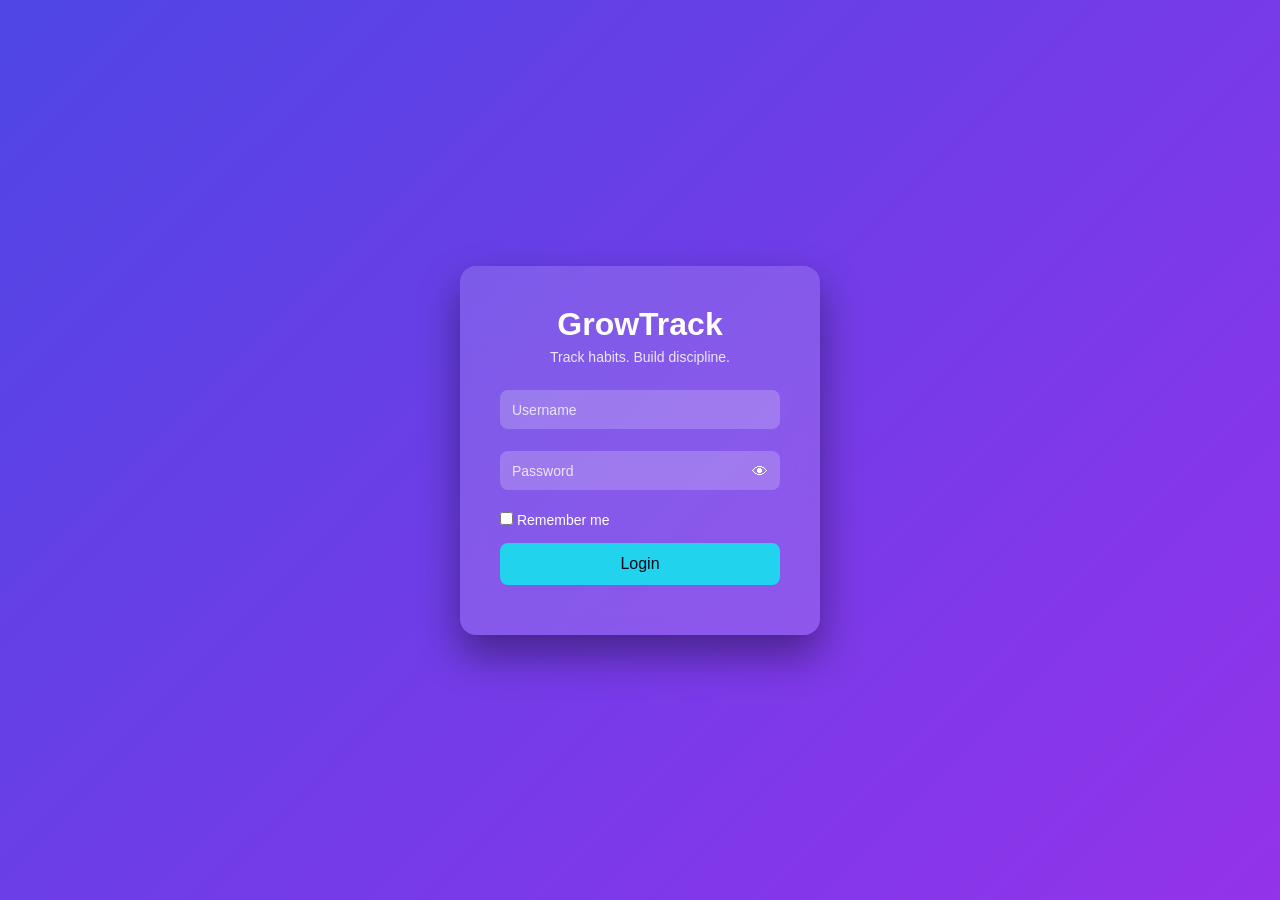
<file: index.html>
<!DOCTYPE html>
<html lang="en">
<head>
<meta charset="UTF-8" />
<meta name="viewport" content="width=device-width, initial-scale=1.0" />
<title>GrowTrack | Login</title>

<link rel="stylesheet" href="css/main.css" />
</head>

<body class="dark">

<div class="container">
  <div class="login-card">
    <h1>GrowTrack</h1>
    <p class="tagline">Track habits. Build discipline.</p>

    <form id="loginForm">

      <div class="input-group">
        <input type="text" id="username" required />
        <label>Username</label>
      </div>

      <div class="input-group password-group">
        <input type="password" id="password" required />
        <label>Password</label>
        <span id="togglePassword">👁</span>
      </div>

      <div class="options">
        <label>
          <input type="checkbox" id="rememberMe" />
          Remember me
        </label>
      </div>

      <button type="submit">Login</button>
      <p id="errorMsg"></p>
    </form>
  </div>
</div>

<script src="js/auth.js"></script>
</body>
</html>
</file>
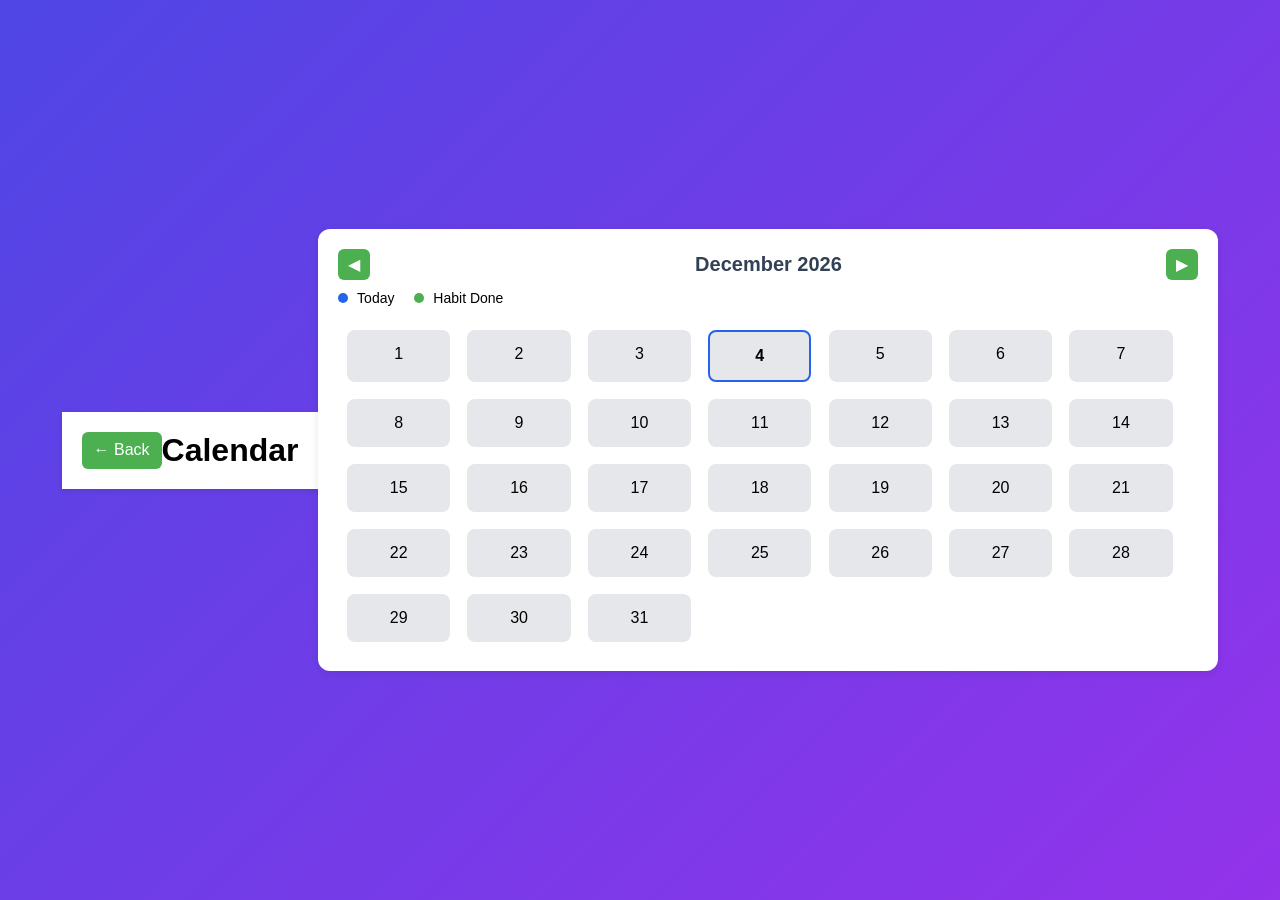
<file: calendar.html>
<!DOCTYPE html>
<html lang="en">
<head>
  <meta charset="UTF-8" />
  <meta name="viewport" content="width=device-width, initial-scale=1.0"/>
  <title>GrowTrack - Calendar</title>

  <link rel="stylesheet" href="css/main.css">
  <link rel="stylesheet" href="css/calendar.css">
</head>
<body>

  <header>
    <button id="backBtn">← Back</button>
    <h1>Calendar</h1>
  </header>

  <main>
    <div class="calendar-container">

      <div class="calendar-nav">
        <button id="prevMonth">◀</button>
        <div class="calendar-title" id="monthYear"></div>
        <button id="nextMonth">▶</button>
      </div>

      <div class="calendar-legend">
        <span><span class="dot today-dot"></span> Today</span>
        <span><span class="dot done-dot"></span> Habit Done</span>
      </div>

      <div id="calendar"></div>
    </div>
  </main>

  <script src="js/calendar.js"></script>
</body>
</html>
</file>
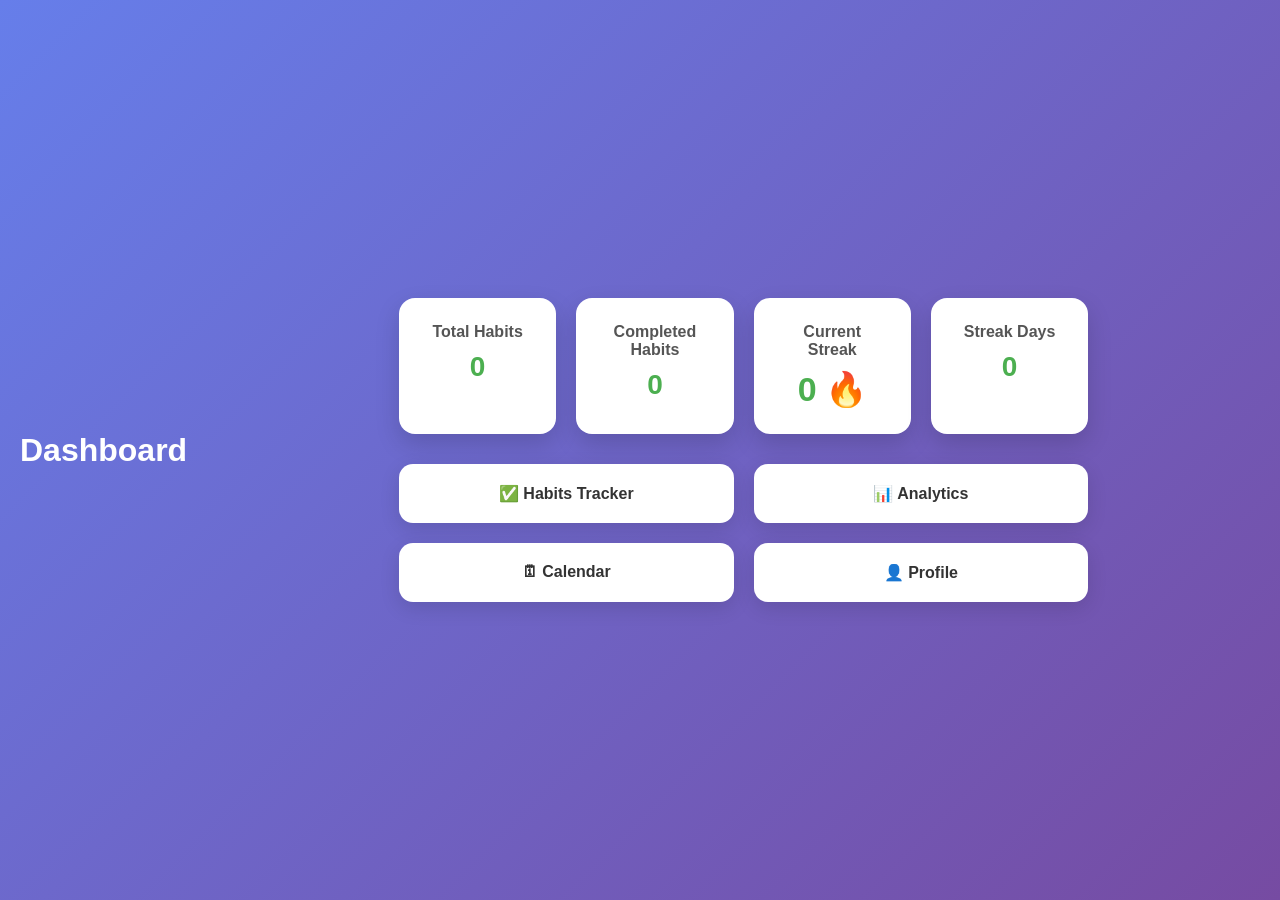
<file: dashboard.html>
<!DOCTYPE html>
<html lang="en">
<head>
  <meta charset="UTF-8">
  <meta name="viewport" content="width=device-width, initial-scale=1.0">
  <title>GrowTrack - Dashboard</title>

  <link rel="stylesheet" href="css/main.css">
  <link rel="stylesheet" href="css/dashboard.css">
</head>
<body>

  <header>
    <h1>Dashboard</h1>
  </header>

  <main>
    <!-- Stats Cards -->
<section class="dashboard-cards">

  <div class="card">
    <h3>Total Habits</h3>
    <p id="totalHabits">0</p>
  </div>

  <div class="card">
    <h3>Completed Habits</h3>
    <p id="completedHabits">0</p>
  </div>

  <div class="card">
    <h3>Current Streak</h3>
    <div class="streak-main">
      <span id="streakCount">0</span>
      <span class="streak-fire">🔥</span>
    </div>
  </div>

  <div class="card streak-days-card">
    <h3>Streak Days</h3>
    <p id="currentStreak">0</p>
  </div>

</section>

    <!-- Quick Links -->
    <section class="quick-links">
      <a href="habits.html" class="link-card">✅ Habits Tracker</a>
      <a href="analytics.html" class="link-card">📊 Analytics</a>
      <a href="calendar.html" class="link-card">🗓 Calendar</a>
      <a href="profile.html" class="link-card">👤 Profile</a>
    </section>

  </main>

  <script src="js/dashboard.js"></script>
</body>
</html>
</file>
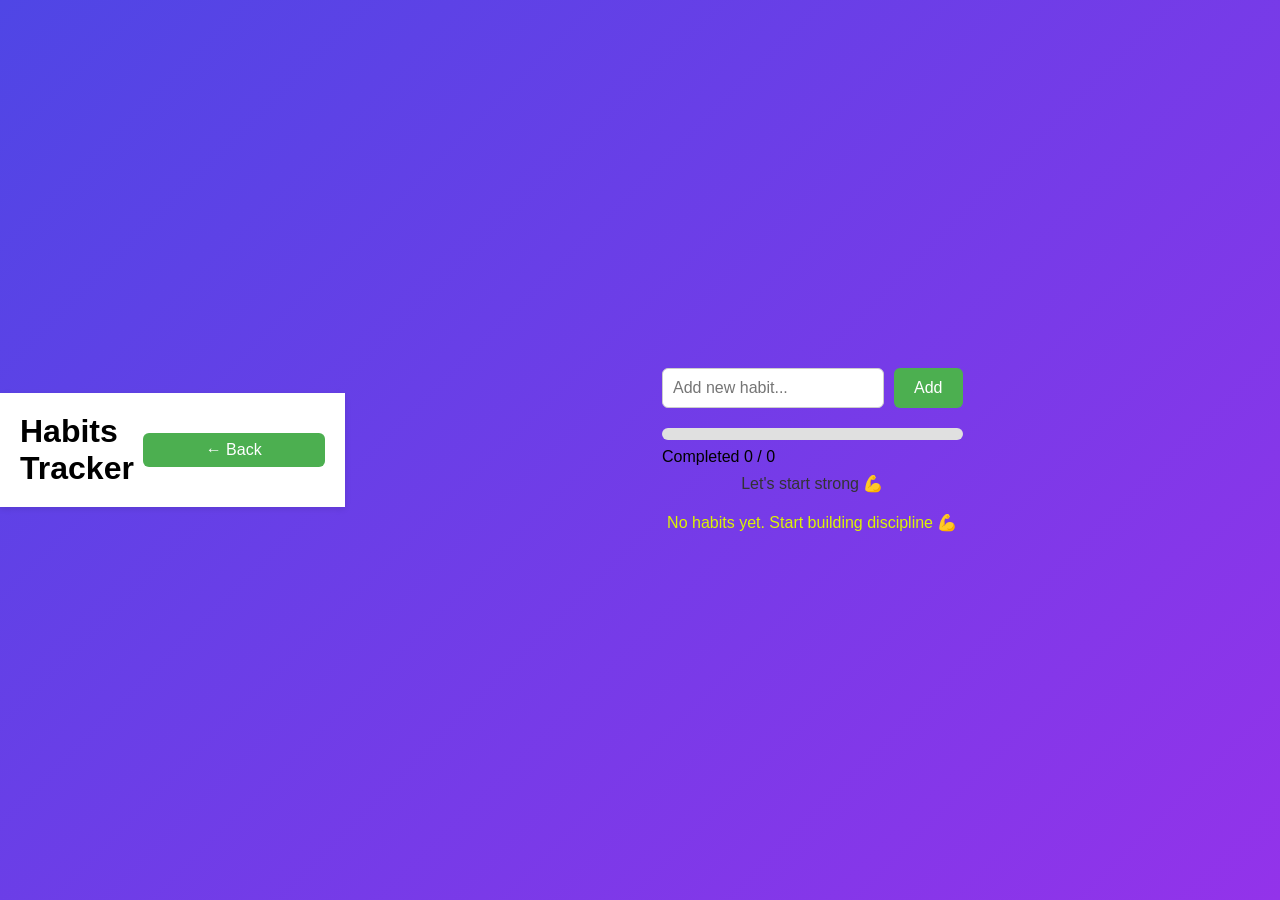
<file: habits.html>
<!DOCTYPE html>
<html lang="en">
<head>
  <meta charset="UTF-8">
  <meta name="viewport" content="width=device-width, initial-scale=1.0">
  <title>GrowTrack - Habits Tracker</title>

  <link rel="stylesheet" href="css/main.css">
  <link rel="stylesheet" href="css/habits.css">
</head>

<body>
  <header>
    <h1>Habits Tracker</h1>
    <button type="button" id="backBtn">← Back</button>
  </header>

  <main>
    <!-- Add Habit -->
    <section class="habit-form">
      <input type="text" id="habitName" placeholder="Add new habit..." />
      <button id="addHabitBtn">Add</button>
    </section>

    <!-- Progress -->
    <section class="habit-progress">
      <div class="progress-container">
        <div class="progress-bar" id="progressBar"></div>
      </div>

      <p>
        Completed <span id="completedCount">0</span> /
        <span id="totalCount">0</span>
      </p>

      <!-- Motivation Text -->
      <p id="motivationText" class="motivation-text"></p>
    </section>

    <!-- Habit List -->
    <section class="habit-list-section">
      <!-- Empty state -->
      <p id="emptyMsg" class="empty-msg">
        No habits yet. Start building discipline 💪
      </p>

      <ul id="habitList"></ul>
    </section>
  </main>

  <script src="js/habits.js"></script>
</body>
</html>
</file>
<file: css/main.css>
* {
  margin: 0;
  padding: 0;
  box-sizing: border-box;
  font-family: "Segoe UI", sans-serif;
}

body {
  height: 100vh;
  display: flex;
  justify-content: center;
  align-items: center;
  background: linear-gradient(135deg, #4f46e5, #9333ea);
  transition: 0.3s;
}

.container {
  width: 100%;
  display: flex;
  justify-content: center;
}

.login-card {
  width: 360px;
  padding: 40px;
  border-radius: 16px;
  background: rgba(255, 255, 255, 0.15);
  backdrop-filter: blur(12px);
  text-align: center;
  color: #fff;
  box-shadow: 0 20px 40px rgba(0,0,0,0.4);
  animation: fadeIn 0.8s ease;
}

@keyframes fadeIn {
  from {
    opacity: 0;
    transform: translateY(20px);
  }
  to {
    opacity: 1;
    transform: translateY(0);
  }
}

.login-card h1 {
  margin-bottom: 6px;
}

.tagline {
  font-size: 14px;
  opacity: 0.85;
  margin-bottom: 25px;
}

.input-group {
  position: relative;
  margin-bottom: 22px;
}

.input-group input {
  width: 100%;
  padding: 12px;
  border-radius: 8px;
  border: none;
  outline: none;
  background: rgba(255,255,255,0.2);
  color: white;
}

.input-group label {
  position: absolute;
  left: 12px;
  top: 12px;
  font-size: 14px;
  pointer-events: none;
  transition: 0.3s;
  opacity: 0.8;
}

.input-group input:focus + label,
.input-group input:valid + label {
  top: -8px;
  font-size: 12px;
  opacity: 1;
}

.password-group span {
  position: absolute;
  right: 12px;
  top: 12px;
  cursor: pointer;
}

.options {
  display: flex;
  justify-content: space-between;
  font-size: 14px;
  margin-bottom: 15px;
}

button {
  width: 100%;
  padding: 12px;
  border: none;
  border-radius: 8px;
  background: #22d3ee;
  color: #020617;
  font-size: 16px;
  cursor: pointer;
  transition: 0.3s;
}

button:hover {
  background: #38bdf8;
}

#errorMsg {
  margin-top: 10px;
  color: #fecaca;
  font-size: 14px;
}
</file>
<file: css/calendar.css>
body {
  font-family: 'Inter', sans-serif;
  background-color: #f5f7fa;
  margin: 0;
}

/* Header */
header {
  display: flex;
  justify-content: space-between;
  padding: 20px;
  background: #fff;
  box-shadow: 0 2px 6px rgba(0,0,0,0.1);
}

header button {
  padding: 8px 12px;
  border: none;
  border-radius: 6px;
  background: #4caf50;
  color: #fff;
  cursor: pointer;
}

/* Calendar container */
.calendar-container {
  max-width: 900px;
  margin: 20px auto;
  padding: 20px;
  background: #fff;
  border-radius: 12px;
  box-shadow: 0 2px 8px rgba(0,0,0,0.1);
}

/* Nav */
.calendar-nav {
  display: grid;
  grid-template-columns: auto 1fr auto;
  align-items: center;
  margin-bottom: 10px;
}

.calendar-nav button {
  padding: 6px 10px;
  border: none;
  border-radius: 6px;
  background: #4caf50;
  color: #fff;
  cursor: pointer;
}

.calendar-title {
  text-align: center;
  font-size: 20px;
  font-weight: bold;
  color: #334155;
}

/* Legend */
.calendar-legend {
  display: flex;
  gap: 20px;
  font-size: 14px;
  margin-bottom: 15px;
}

.dot {
  display: inline-block;
  width: 10px;
  height: 10px;
  border-radius: 50%;
  margin-right: 5px;
}

.today-dot {
  background: #2563eb;
}

.done-dot {
  background: #4caf50;
}

/* Calendar grid */
#calendar {
  display: flex;
  flex-wrap: wrap;
}

.calendar-day {
  width: 12%;
  margin: 1%;
  padding: 15px;
  background: #e5e7eb;
  text-align: center;
  border-radius: 8px;
  cursor: pointer;
  transition: 0.2s;
}

.calendar-day:hover {
  transform: translateY(-2px);
}

/* Today */
.calendar-day.today {
  border: 2px solid #2563eb;
  font-weight: bold;
}

/* Completed */
.calendar-day.completed {
  background: #4caf50;
  color: #fff;
}

/* Selected */
.calendar-day.selected {
  outline: 3px solid #111827;
}
</file>
<file: css/dashboard.css>
body {
  font-family: 'Inter', sans-serif;
  background: linear-gradient(135deg,#667eea,#764ba2);
  margin: 0;
}

/* Header */
header {
  padding: 20px;
  color: #fff;
  text-align: center;
}

/* Layout */
main {
  max-width: 900px;
  margin: 20px auto;
  padding: 0 20px;
}

/* Cards */
.dashboard-cards {
  display: flex;
  gap: 20px;
  margin-bottom: 30px;
}

.card {
  flex: 1;
  background: #fff;
  padding: 25px;
  border-radius: 16px;
  text-align: center;
  box-shadow: 0 10px 25px rgba(0,0,0,0.15);
  transition: transform 0.2s;
}

.card:hover {
  transform: translateY(-4px);
}

.card h3 {
  font-size: 16px;
  color: #555;
  margin-bottom: 10px;
}

.card p {
  font-size: 28px;
  font-weight: bold;
  color: #4caf50;
}

/* 🔥 STREAK STYLE */
.streak-main {
  font-size: 34px;
  font-weight: bold;
  color: #4caf50;
  display: flex;
  justify-content: center;
  align-items: center;
  gap: 8px;
}

.streak-fire {
  animation: firePulse 1s infinite alternate;
}

@keyframes firePulse {
  from {
    transform: scale(1);
    filter: drop-shadow(0 0 4px orange);
  }
  to {
    transform: scale(1.4);
    filter: drop-shadow(0 0 12px red);
  }
}

.streak-days {
  margin-top: 10px;
  font-size: 16px;
  color: #4caf50;
  font-weight: 600;
}

/* Quick Links */
.quick-links {
  display: flex;
  flex-wrap: wrap;
  gap: 20px;
}

.link-card {
  flex: 1 1 45%;
  padding: 20px;
  background: #fff;
  border-radius: 14px;
  text-align: center;
  text-decoration: none;
  color: #333;
  font-weight: bold;
  box-shadow: 0 6px 20px rgba(0,0,0,0.12);
  transition: 0.2s;
}

.link-card:hover {
  background: #4caf50;
  color: #fff;
  transform: translateY(-3px);
}
</file>
<file: css/habits.css>
body {
  font-family: 'Inter', sans-serif;
  background-color: #f5f7fa;
  margin: 0;
  padding: 0;
}

header {
  display: flex;
  justify-content: space-between;
  align-items: center;
  padding: 20px;
  background-color: #ffffff;
  box-shadow: 0 2px 6px rgba(0,0,0,0.1);
}

header button {
  cursor: pointer;
  padding: 8px 14px;
  border: none;
  border-radius: 6px;
  background-color: #4caf50;
  color: white;
}

main {
  max-width: 700px;
  margin: 20px auto;
  padding: 0 20px;
}

/* Add Habit */
.habit-form {
  display: flex;
  gap: 10px;
  margin-bottom: 20px;
}

.habit-form input {
  flex: 1;
  padding: 10px;
  font-size: 16px;
  border-radius: 6px;
  border: 1px solid #ccc;
}

.habit-form button {
  padding: 10px 20px;
  background-color: #4caf50;
  color: white;
  border: none;
  border-radius: 6px;
  cursor: pointer;
}

/* Progress */
.habit-progress {
  margin-bottom: 20px;
}

.progress-container {
  height: 12px;
  width: 100%;
  background: #e0e0e0;
  border-radius: 8px;
  margin-bottom: 8px;
}

.progress-bar {
  height: 100%;
  width: 0%;
  background: #4caf50;
  border-radius: 8px;
  transition: width 0.3s ease;
}

.motivation-text {
  text-align: center;
  margin-top: 8px;
  font-weight: 500;
  color: #333;
}

/* Habit List */
.habit-list-section ul {
  list-style: none;
  padding: 0;
}

.habit-list-section li {
  display: flex;
  justify-content: space-between;
  align-items: center;
  background-color: #ffffff;
  margin-bottom: 10px;
  padding: 12px 15px;
  border-radius: 8px;
  box-shadow: 0 2px 4px rgba(0,0,0,0.05);
  cursor: pointer;
  transition: 0.3s;
}

.habit-list-section li:hover {
  transform: translateY(-2px);
}

.habit-list-section li.completed {
  text-decoration: line-through;
  opacity: 0.6;
}

.habit-list-section li button {
  background: transparent;
  border: none;
  cursor: pointer;
  font-size: 18px;
}

/* Empty State */
.empty-msg {
  text-align: center;
  color: #dcf402;
  display: none;
}
</file>
